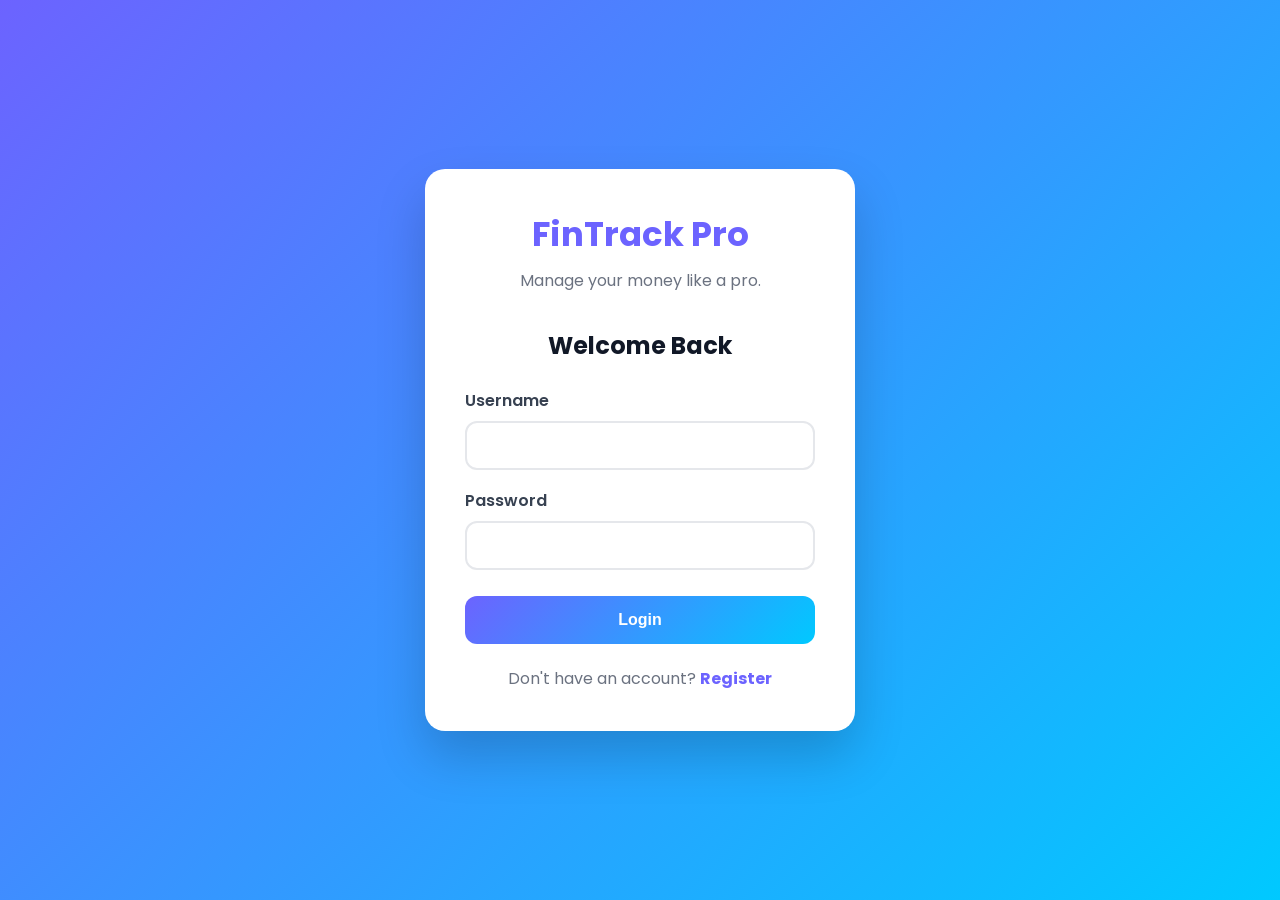
<file: index.html>
<!DOCTYPE html>
<html lang="en">

<head>

    <meta charset="UTF-8">

    <meta
        name="viewport"
        content="width=device-width, initial-scale=1.0">

    <title>Login | FinTrack Pro</title>

    <link
        rel="preconnect"
        href="https://fonts.googleapis.com">

    <link
        rel="preconnect"
        href="https://fonts.gstatic.com"
        crossorigin>

    <link
        href="https://fonts.googleapis.com/css2?family=Poppins:wght@300;400;500;600;700&display=swap"
        rel="stylesheet">

    <link
        rel="stylesheet"
        href="auth.css">

</head>

<body>

    <div class="auth-container">

        <div class="auth-card">

            <h1>

                FinTrack Pro

            </h1>

            <p>

                Manage your money like a pro.

            </p>





            <!-- LOGIN -->

            <form
                id="loginForm">

                <h2>

                    Welcome Back

                </h2>

                <div class="form-group">

                    <label>

                        Username

                    </label>

                    <input
                        type="text"
                        id="loginUsername"
                        required>

                </div>

                <div class="form-group">

                    <label>

                        Password

                    </label>

                    <input
                        type="password"
                        id="loginPassword"
                        required>

                </div>

                <button
                    type="submit">

                    Login

                </button>

                <p
                    class="switch-text">

                    Don't have an account?

                    <span
                        id="showRegister">

                        Register

                    </span>

                </p>

            </form>





            <!-- REGISTER -->

            <form
                id="registerForm"
                class="hidden">

                <h2>

                    Create Account

                </h2>

                <div class="form-group">

                    <label>

                        Username

                    </label>

                    <input
                        type="text"
                        id="registerUsername"
                        required>

                </div>

                <div class="form-group">

                    <label>

                        Password

                    </label>

                    <input
                        type="password"
                        id="registerPassword"
                        required>

                </div>

                <div class="form-group">

                    <label>

                        Confirm Password

                    </label>

                    <input
                        type="password"
                        id="confirmPassword"
                        required>

                </div>

                <button
                    type="submit">

                    Register

                </button>

                <p
                    class="switch-text">

                    Already have an account?

                    <span
                        id="showLogin">

                        Login

                    </span>

                </p>

            </form>

        </div>

    </div>

    <script src="auth.js"></script>

</body>

</html>
</file>
<file: auth.css>
/*==============================
        GOOGLE RESET
==============================*/

*{
    margin:0;
    padding:0;
    box-sizing:border-box;
}

body{

    font-family:"Poppins",sans-serif;

    background:linear-gradient(
        135deg,
        #6c63ff,
        #00c9ff
    );

    display:flex;

    justify-content:center;

    align-items:center;

    min-height:100vh;

}



/*==============================
        AUTH CONTAINER
==============================*/

.auth-container{

    width:100%;

    display:flex;

    justify-content:center;

    align-items:center;

    padding:20px;

}



/*==============================
        CARD
==============================*/

.auth-card{

    width:100%;

    max-width:430px;

    background:#fff;

    border-radius:20px;

    padding:40px;

    box-shadow:

    0 25px 50px rgba(0,0,0,.18);

    animation:fadeUp .5s ease;

}



/*==============================
        LOGO
==============================*/

.auth-card h1{

    text-align:center;

    color:#6c63ff;

    font-size:34px;

    margin-bottom:8px;

}



.auth-card>p{

    text-align:center;

    color:#6b7280;

    margin-bottom:35px;

}



/*==============================
        FORM
==============================*/

form{

    display:flex;

    flex-direction:column;

}



form h2{

    text-align:center;

    margin-bottom:25px;

    color:#111827;

}



/*==============================
        FORM GROUP
==============================*/

.form-group{

    display:flex;

    flex-direction:column;

    margin-bottom:18px;

}



.form-group label{

    margin-bottom:8px;

    font-weight:600;

    color:#374151;

}



.form-group input{

    padding:14px 16px;

    border:2px solid #e5e7eb;

    border-radius:12px;

    outline:none;

    font-size:15px;

    transition:.3s;

}



.form-group input:focus{

    border-color:#6c63ff;

    box-shadow:

    0 0 0 4px

    rgba(108,99,255,.15);

}



/*==============================
        BUTTON
==============================*/

button{

    margin-top:8px;

    padding:15px;

    border:none;

    border-radius:12px;

    cursor:pointer;

    font-size:16px;

    font-weight:600;

    color:#fff;

    background:linear-gradient(

        135deg,

        #6c63ff,

        #00c9ff

    );

    transition:.3s;

}



button:hover{

    transform:translateY(-2px);

    box-shadow:

    0 15px 30px

    rgba(108,99,255,.3);

}



/*==============================
        SWITCH
==============================*/

.switch-text{

    margin-top:22px;

    text-align:center;

    color:#6b7280;

}



.switch-text span{

    color:#6c63ff;

    cursor:pointer;

    font-weight:700;

}



.switch-text span:hover{

    text-decoration:underline;

}



/*==============================
        HIDDEN
==============================*/

.hidden{

    display:none;

}



/*==============================
        ANIMATION
==============================*/

@keyframes fadeUp{

    from{

        opacity:0;

        transform:

        translateY(25px);

    }

    to{

        opacity:1;

        transform:

        translateY(0);

    }

}



/*==============================
        MOBILE
==============================*/

@media(max-width:500px){

.auth-card{

padding:28px;

}

.auth-card h1{

font-size:28px;

}

form h2{

font-size:22px;

}

}
</file>
